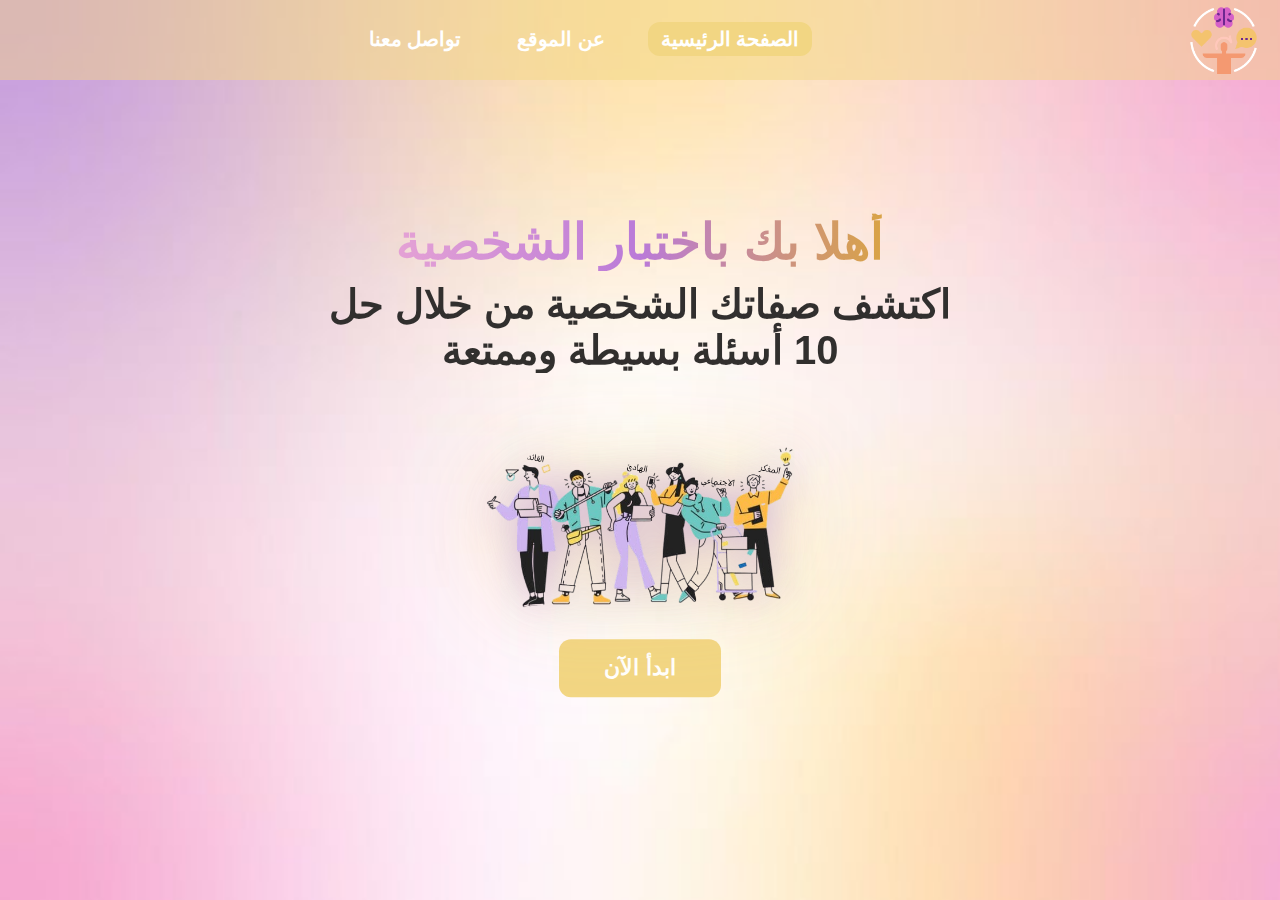
<file: index.html>
<!DOCTYPE html>
<html lang="ar" dir="rtl">
    <head>
        
        <meta charset="UTF-8">
        <meta name="viewport" content="width=device-width, initial-scale=1.0">
        <title>اكتشف شخصيتك</title>
        <link href="https://db.onlinewebfonts.com/c/b0c178a6bf63dc134f14a2a232e2f724?family=Arabic" rel="stylesheet">
        <link rel="stylesheet" href="homee.css">

    </head>
    <body>
        <div class="wrapper">
            <nav class="navbar">
                <img class="logo" src="loogo.png">
                <ul>
                    <li><a class="active" href="/personality-test/index.html">الصفحة الرئيسية </a></li>
                    <li><a href="/personality-test/aboutus.html">عن الموقع</a></li>
                    <li><a href="/personality-test/contact.html">تواصل معنا</a></li>

                </ul>
            </nav>
            <div class="center">
                <h1>أهلا بك باختبار الشخصية</h1>
                <h2>اكتشف صفاتك الشخصية من خلال حل 10 أسئلة بسيطة وممتعة</h2>
                <img class="people" src="people.png"
                 <div class="button">
                     <a href="https://app-41aa6590.base44.app/" class="button">ابدأ الآن</a>
                 </div>
            </div>
        </div>
    </body>

</html>
</file>
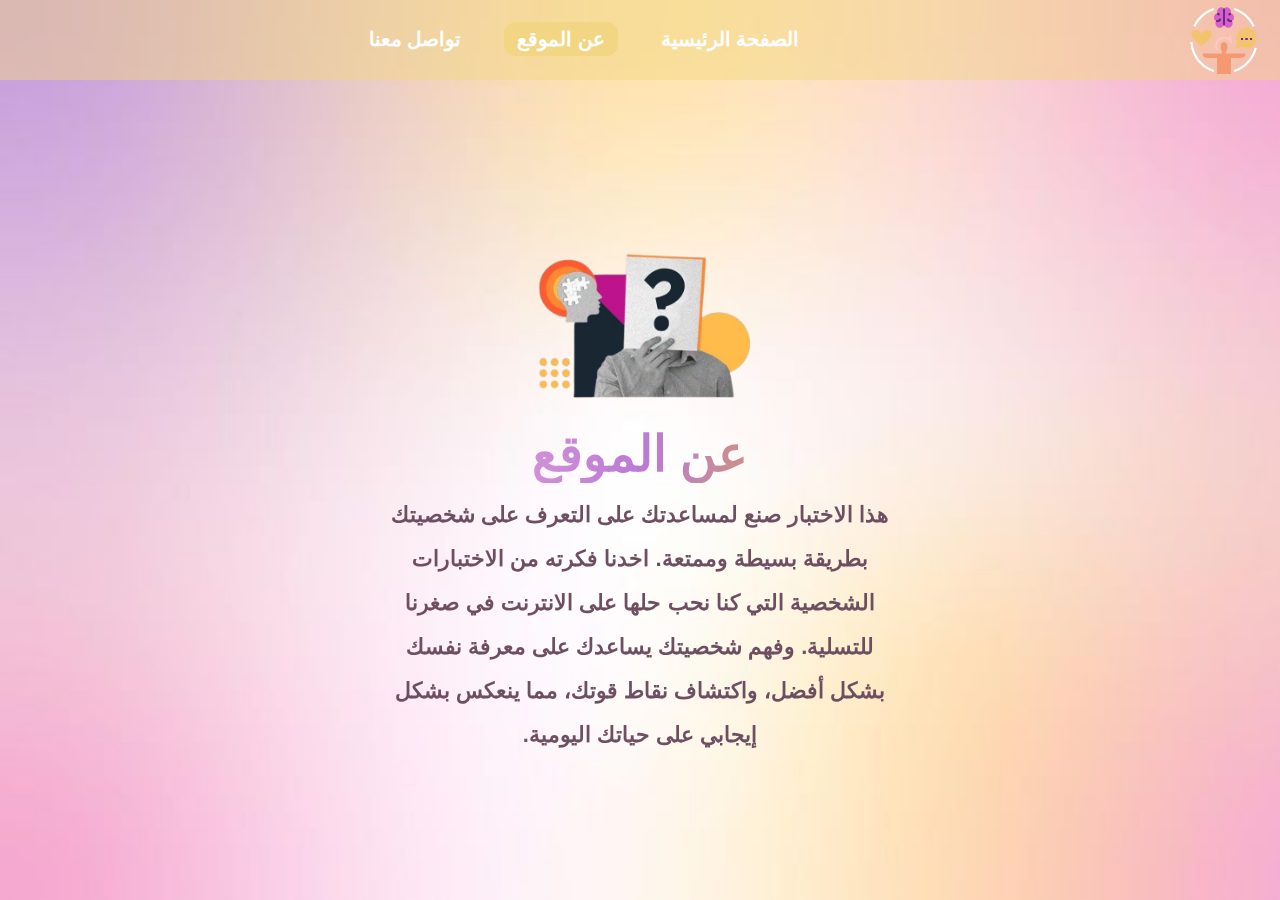
<file: aboutus.html>
<!DOCTYPE html>
<html lang="ar" dir="rtl">
<head>
    <meta charset="UTF-8">
    
    <title>عن الموقع</title>
    <link href="https://db.onlinewebfonts.com/c/b0c178a6bf63dc134f14a2a232e2f724?family=Arabic" rel="stylesheet">
    <link rel="stylesheet" href="homee.css">
</head>

<body>
    <div class="wrapper">
        
        <nav class="navbar">
            <img class="logo" src="loogo.png" >
            
            <ul>
                <li><a href="/index.html">الصفحة الرئيسية</a></li>
                <li><a href="aboutus.html" class="active">عن الموقع</a></li>
                <li><a href="contact.html">تواصل معنا</a></li>
            </ul>
        </nav>

        <div class="center">
            <div class="center about">
    
        
     <div class="about-image">
        <img src="aboutus.png" alt="About illustration">
        <div class="about-text"></div>
            <h1>عن الموقع</h1>
            <p class="about-desc">
             هذا الاختبار صنع  لمساعدتك على التعرف على شخصيتك بطريقة بسيطة وممتعة. اخدنا فكرته من الاختبارات الشخصية التي كنا نحب حلها على الانترنت في صغرنا  للتسلية. وفهم شخصيتك يساعدك على معرفة نفسك بشكل أفضل، واكتشاف نقاط قوتك،  مما ينعكس بشكل إيجابي على حياتك اليومية.</p>
        </div>
    </div>
</div>
</body>
</html>
</file>
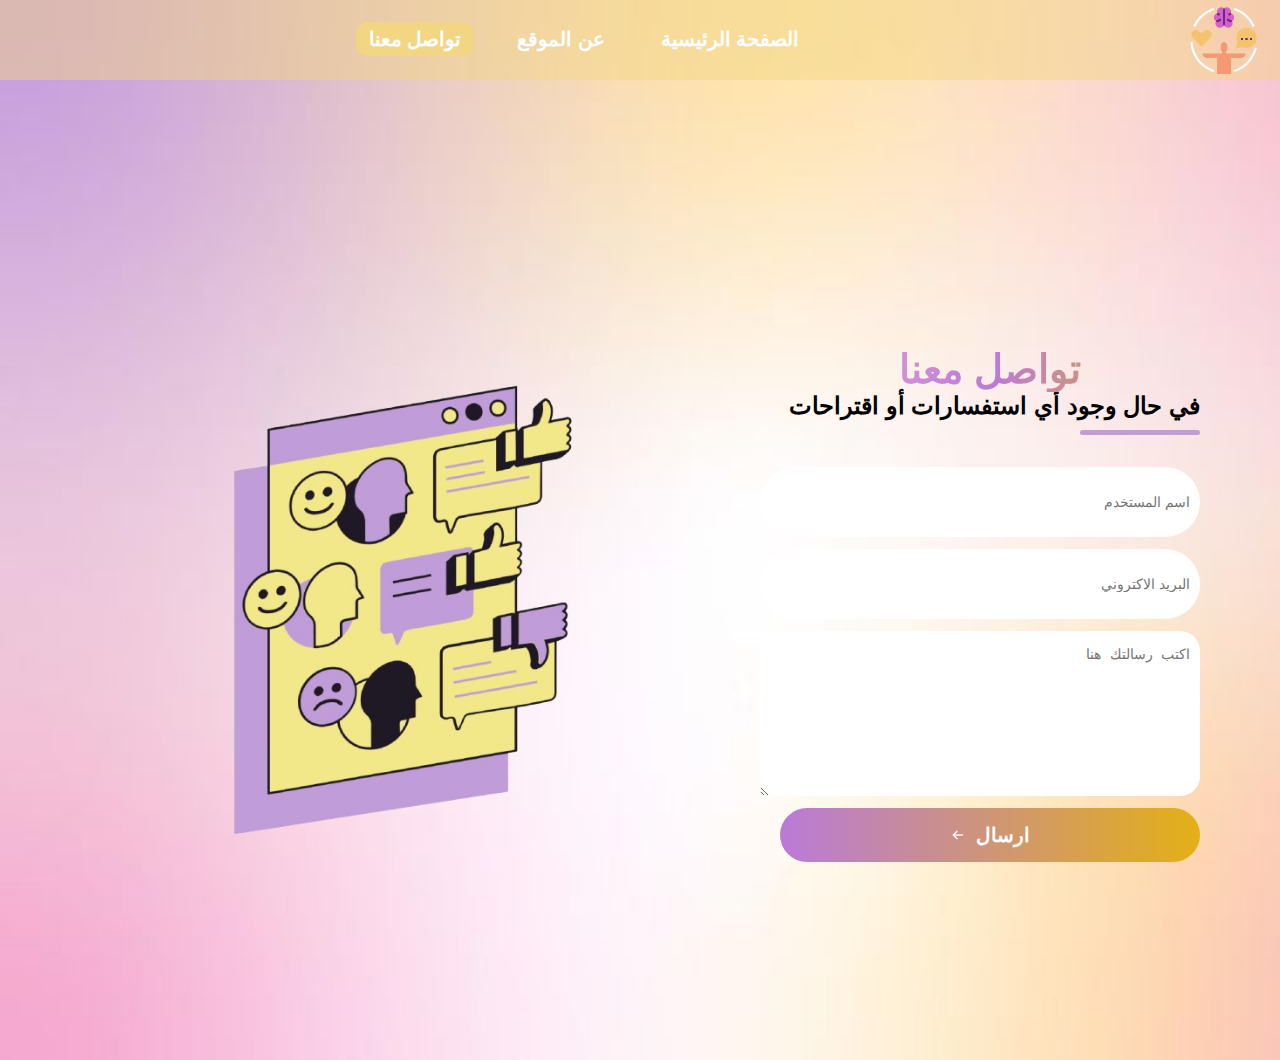
<file: contact.html>
<!DOCTYPE html>
<html lang="ar" dir="rtl">
<head>
    <meta charset="UTF-8">
    <meta name="viewport" content="width=device-width, initial-scale=1.0">
    <title>تواصل معنا</title>
    <link href="https://db.onlinewebfonts.com/c/b0c178a6bf63dc134f14a2a232e2f724?family=Arabic" rel="stylesheet">
    <link rel="stylesheet" href="homee.css">
</head>

<body>
    <div class="wrapper">
        
        <nav class="navbar">
            <img class="logo" src="loogo.png" >
            
            <ul>
                <li><a href="index.html">الصفحة الرئيسية</a></li>
                <li><a  href="aboutus.html" >عن الموقع</a></li>
                <li><a class="active" href="contact.html">تواصل معنا</a></li>
            </ul>
        </nav>

        
            
        
     <div class="contact-container">
        <div class="contact-left">
            <img src="contactimg.png" alt="">
        </div>

        <form action="" class="contact-right">
            <div class=contact-right-title>
                <h1>تواصل معنا </h1>
            <h2>في حال وجود أي استفسارات أو اقتراحات</h2>
            <hr>
            </div>
             <input type="text" name=" name" placeholder="اسم المستخدم" class="contact-inputs">
        <input type="text" name=" email" placeholder="البريد الاكتروني " class="contact-inputs" required>
        <textarea name="message" placeholder="اكتب رسالتك هنا" class="contact-inputs" required></textarea>

        <button type="submit">ارسال<img src="arroww.png" alt=""></button>
        <div class="about-text">
            </form>
        

        </div>
       
    
        </div>
    </div>
</div>
</file>
<file: homee.css>
*{
    padding: 0;
    margin:0;
}

body {
    font-family: "Arabic", sans-serif;
}

.wrapper{
    background: url(bgimg.jpeg) no-repeat ;
    
    background-size: cover;
    min-height:100vh;
    
}
.navbar{
    height:80px;
    width:100%;
    background:rgba(242, 214, 131, 0.466);
}
.logo{
    width: 72px;
    height:72px;
       
       align-items: right;
       margin:4px 20px;
}
.navbar {
    display:flex;
    justify-content: right;
    justify-content: space-between;
   align-items: center;
    
}

.navbar ul{
display:flex;
justify-content: center;
align-items: center;
padding:0;
margin:0 auto;
}
.navbar ul li{
    list-style: none;
    margin:0 15px;
    display:inline-block;
    line-height: 80px;
    align-items: center;
}
.navbar ul li a{
text-decoration:none;
font-weight: bold;
color:white;
    font-size: 20px;
    font-weight: 700;
    letter-spacing: 0.5px;
    padding:6px 13px;
font-family: "Arabic", sans-serif;
transition:.4s;
}
.navbar ul li a.active,
.navbar ul li a:hover{
    background:#f2d683;
    border-radius:12px;

}
.wrapper .center{
    position:absolute;
    top:50%;
    left:50%;
    transform:translate(-50%,-50%);
    font-family: "Arabic",sans-serif;
    user-select:none;
     text-align: center;
}
.center h1{
    color:rgb(255, 255, 255);
    font-size:50px;
    font-weight: bold;
    margin: 10px 0;
   text-shadow: none;
    text-align:center;
     border-radius: 5px;
      letter-spacing: 1px;
         background:linear-gradient(
            270deg,
        #ee83dc,
        #c09cd9,
        #e3b016,
        #ba7ad8,
        #f2aed4);
            background-size: 200% 200%;
            -webkit-mask-image: linear-gradient(#fff 0 0);
    -webkit-mask-composite: destination-in;
    -webkit-mask-repeat: no-repeat;
    -webkit-mask-size: cover;
    color: white;
            -webkit-background-clip: text;
            -webkit-text-fill-color: transparent;
            transform: none;
            animation:animate-gradient 2.5s linear infinite;)
         
    padding: 10px 20px;
    border-radius: 5px;
    
}
@keyframes animate-gradient{
     0% { background-position: 0% 50%; }
  100% { background-position: 200% 50%; }
}
.center h2{
    color:#111010;
    font-size:40px;
    font-weight: bold;
     
    margin:10px 0 20px;
    text-align:center;
     background: #312f2e;
    -webkit-background-clip: text;
    -webkit-text-fill-color: transparent;
     text-shadow: 
       
}
@keyframes float {
     0%   { transform: scale(1.5) translateY(0); }
    50%  { transform: scale(1.5) translateY(-6px); }
    100% { transform: scale(1.5) translateY(0); }
}

.people {
      
    width: 260px;      /* adjust size */
    margin:20px auto 40px; /* space above & below */
    display: block;    
     transform: scale(1.3);
     transform-origin: center center;
      transition: transform 0.3s ease;
       filter:
    drop-shadow(0 0 15px rgba(192, 156, 217, 0.8))
    drop-shadow(0 0 40px rgba(242, 214, 131, 0.8));
    animation: float 4s ease-in-out infinite;
}
.center .button{
    margin-top:20px;
    display: inline-block; /* makes button shrink to content */
    padding: 16px 45px;
    font-size: 22px;
    background: #f2d683;
    color: #ffffff;
    font-weight: bold;
    border:none;
    outline:none;
    cursor:pointer;
    text-decoration: none;
    transition: 0.3s ease;
    border-radius:12px;
}
.center .button:hover {
    background: #e7cb78;
    transform: scale(1.05);
     background: #e7cb78;
    box-shadow:
        0 0 15px rgba(223, 194, 108, 0.9),
        0 0 35px rgba(192, 156, 217, 0.8),
        0 0 60px rgba(187, 135, 224, 0.6);
    transform: scale(1.05);
}
.center.about {
    position: static;
    transform: none;

    display: flex;
    flex-direction: row-reverse; /* puts text on the RIGHT */
    align-items: center;
    justify-content: space-between;

    width: 80%;
    margin: 120px auto 0;
    gap: 80px;
}

/* Right-aligned text */
.about-text {
    flex: 1;
    text-align: right;
}

/* Make Arabic lines look natural */
.about-desc {
    font-size: 22px;          /* same visual size */
    font-weight: bold;
    line-height: 2;
    text-align: center;

    color: #f2aed4;

    /* Same clean, sharp look */
    background: #6e4e61;
    -webkit-background-clip: text;
    -webkit-text-fill-color: transparent;

    margin: 10px 0 20px;
}
.about-image {
    flex: 1;
    text-align: center;
}

.about-image img {
    width: 260px;
    max-width: 100%;
    display: block;
    margin: 0 auto;

    animation: float 4s ease-in-out infinite;
}
.navbar {
    position: relative;
    z-index: 1000;
}

.contact-container {
  min-height: 100vh;
  display: flex;
  flex-direction: row-reverse;        
  align-items: center;
  justify-content: space-between;
  justify-content:center;
  padding: 40px 80px;
  gap: 80px;
   min-height: calc(100vh - 80px); /* navbar height */
    margin-top: 80px;
}
.contact-left {
  flex: 1;
  display: flex;
  justify-content: center;
}
.contact-left img {
  width: 100%;
  max-width: 390px;          
  height: auto;
}
.contact-right {
  flex: 1;
  max-width: 420px;
  display: flex;
  flex-direction: column;
  gap: 12px;
  direction: rtl;
}
.contact-right input,
.contact-right textarea {
  width: 100%;
  padding: 10px;
  font-size: 14px;
}
.contact-right button {
  display: flex;
  align-items: center;
  justify-content: center;
  gap: 8px;
  font-family: "Arabic",sans-serif;
  font-weight:bold;
  
}

.contact-right button img {
  width: 16px;
}
.contact-right-title hr{
border:none;
width:120px;
height:5px;
background-color: #c09cd9;
border-radius:10px;
margin-top: 10px;   /* controls distance from text */
    margin-bottom: 20px;
}
.contact-right-title h1{
     font-size: 40px; /* or whatever size you want */
    font-weight: bold;
    text-align: center;
    background:linear-gradient(
            270deg,
        #ee83dc,
        #c09cd9,
        #e3b016,
        #ba7ad8,
        #f2aed4);
            background-size: 200% 200%;
            -webkit-mask-image: linear-gradient(#fff 0 0);
    -webkit-mask-composite: destination-in;
    -webkit-mask-repeat: no-repeat;
    -webkit-mask-size: cover;
    color: white;
            -webkit-background-clip: text;
            -webkit-text-fill-color: transparent;
            transform: none;
            animation:animate-gradient 2.5s linear infinite;)
}
@keyframes animate-gradient{
     0% { background-position: 0% 50%; }
  100% { background-position: 200% 50%; }
}
.contact-inputs{
    width:400px;
    height:50px;
    border:none;
    outline:none;
    padding-left:25px;
    font-weight:500;
    color:#666;
    border-radius:50px;
}
.contact-right textarea{
    height:140px;
    padding-top:15px;
    border-radius:20px;
}
.contact-inputs:focus{
    border:2px solid #ee83dc;
}
.contact-inputs:placeholder{
    color:#a9a9a9;
    font-size:15px;
}
.contact-right button{
    display:flex;
    align-items:center;
    padding:15px 30px;
    font-size:20px;
    color:#ffffff;
    font-weight: bold;
    gap:10px;
    border:none;
    border-radius:50px;
    background:linear-gradient(270deg,#e3b016,#ba7ad8);
    cursor:pointer;
}
@media (mx-width:800px) {
    .contact-inputs{
        width: 80vw;
    }
    .contact-left[
        display: none;
    ]
}
</file>
